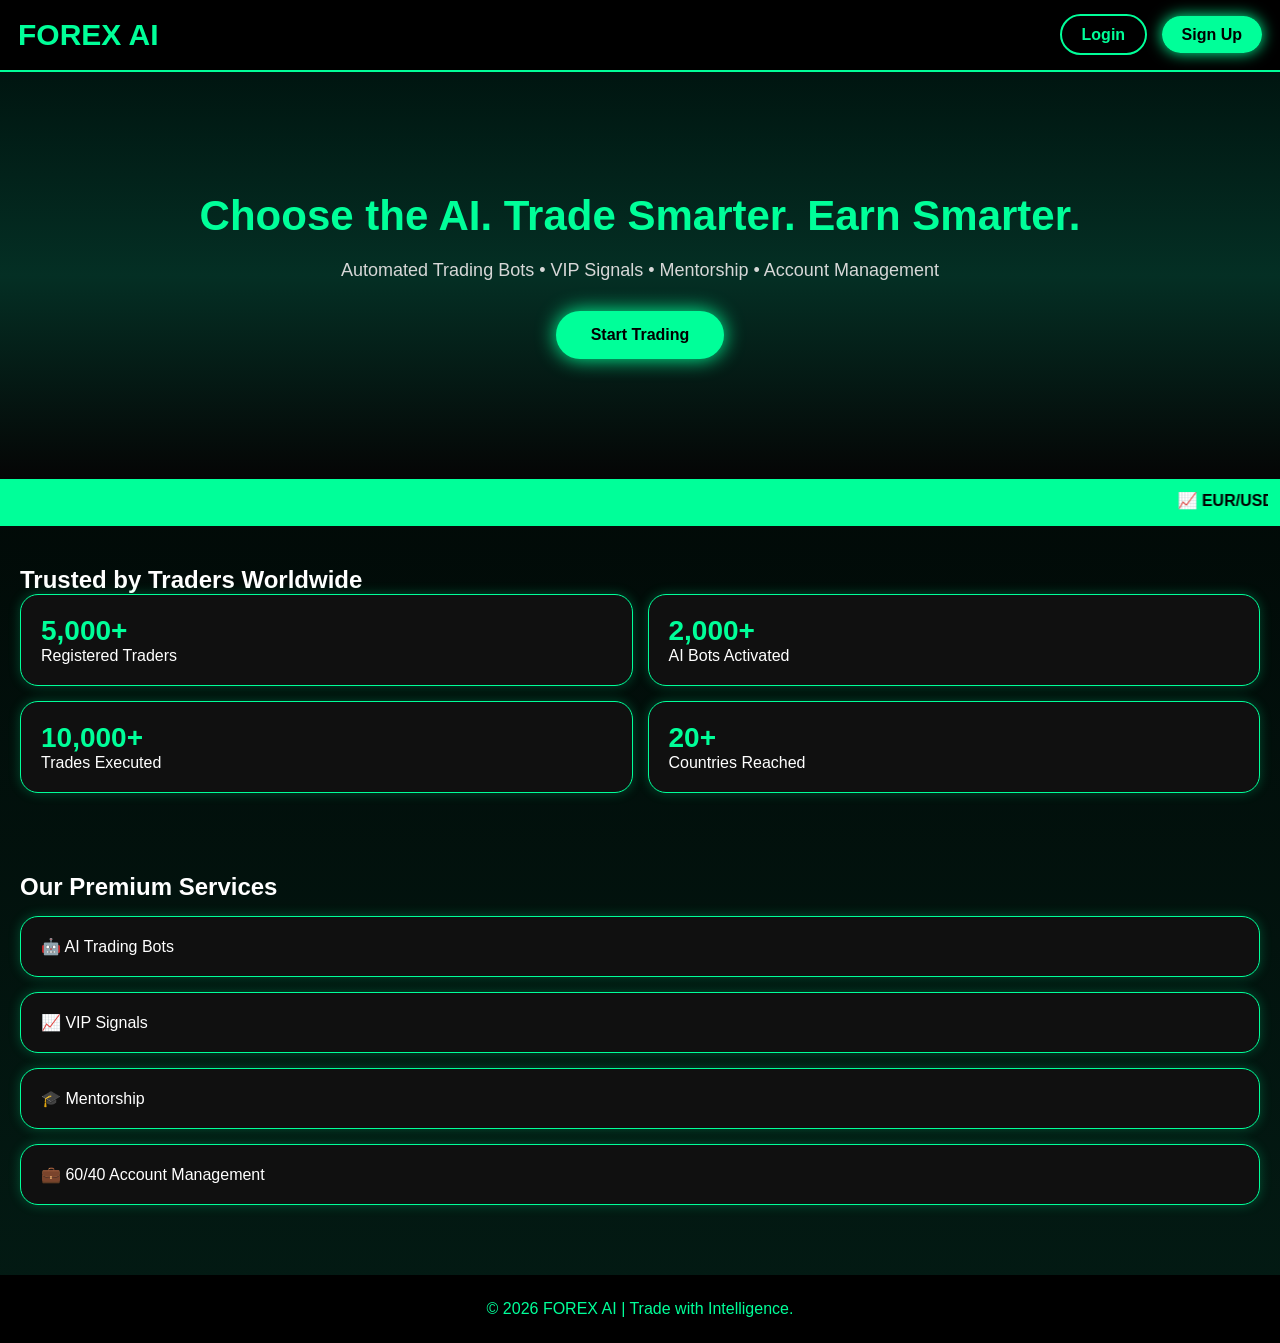
<file: index.html>
<!DOCTYPE html>
<html lang="en">
<head>
  <meta charset="UTF-8">
  <meta name="viewport" content="width=device-width, initial-scale=1.0">
  <title>FOREX AI</title>
  <link rel="stylesheet" href="style.css">
</head>
<body>

<header class="navbar">
  <h1>FOREX AI</h1>

  <div class="nav-buttons">
    <a href="login.html" class="login-btn">Login</a>
    <a href="signup.html" class="signup-btn">Sign Up</a>
  </div>
</header>

<section class="hero">
  <h2>Choose the AI. Trade Smarter. Earn Smarter.</h2>
  <p>Automated Trading Bots • VIP Signals • Mentorship • Account Management</p>

  <a href="signup.html" class="start-btn">Start Trading</a>
</section>

<section class="ticker">
  <marquee behavior="scroll">
    📈 EUR/USD ▲ 1.1845 • XAU/USD ▲ 3524 • BTC/USD ▲ 118,200 • GBP/USD ▲ 1.3712
  </marquee>
</section>

<section class="trust-center">
  <h2>Trusted by Traders Worldwide</h2>

  <div class="stats">
    <div><h3>5,000+</h3><p>Registered Traders</p></div>
    <div><h3>2,000+</h3><p>AI Bots Activated</p></div>
    <div><h3>10,000+</h3><p>Trades Executed</p></div>
    <div><h3>20+</h3><p>Countries Reached</p></div>
  </div>
</section>

<section class="services">
  <h2>Our Premium Services</h2>

  <div class="service-card">🤖 AI Trading Bots</div>
  <div class="service-card">📈 VIP Signals</div>
  <div class="service-card">🎓 Mentorship</div>
  <div class="service-card">💼 60/40 Account Management</div>
</section>

<footer>
  <p>© 2026 FOREX AI | Trade with Intelligence.</p>
</footer>

<script src="script.js"></script>
</body>
</html>
</file>
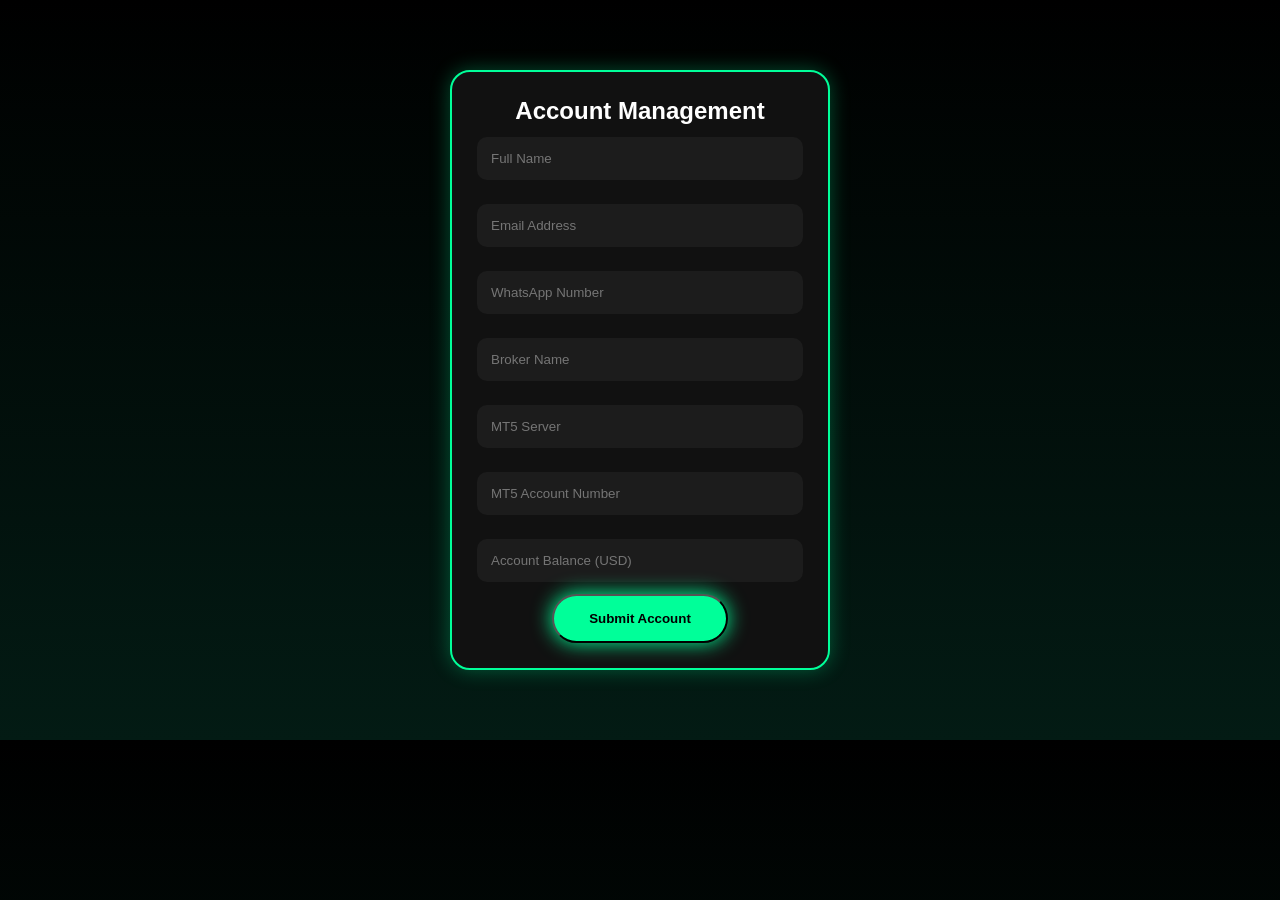
<file: account-management.html>
<!DOCTYPE html>
<html lang="en">
<head>
  <meta charset="UTF-8">
  <meta name="viewport" content="width=device-width, initial-scale=1.0">
  <title>Account Management</title>
  <link rel="stylesheet" href="style.css">
</head>
<body>

<div class="form-container">
  <h2>Account Management</h2>

  <input id="fullName" placeholder="Full Name">
  <input id="email" placeholder="Email Address">
  <input id="phone" placeholder="WhatsApp Number">
  <input id="broker" placeholder="Broker Name">
  <input id="server" placeholder="MT5 Server">
  <input id="mt5" placeholder="MT5 Account Number">
  <input id="balance" placeholder="Account Balance (USD)">

  <button class="start-btn" onclick="submitAccount()">Submit Account</button>
</div>

<script src="script.js"></script>
</body>
</html>
</file>
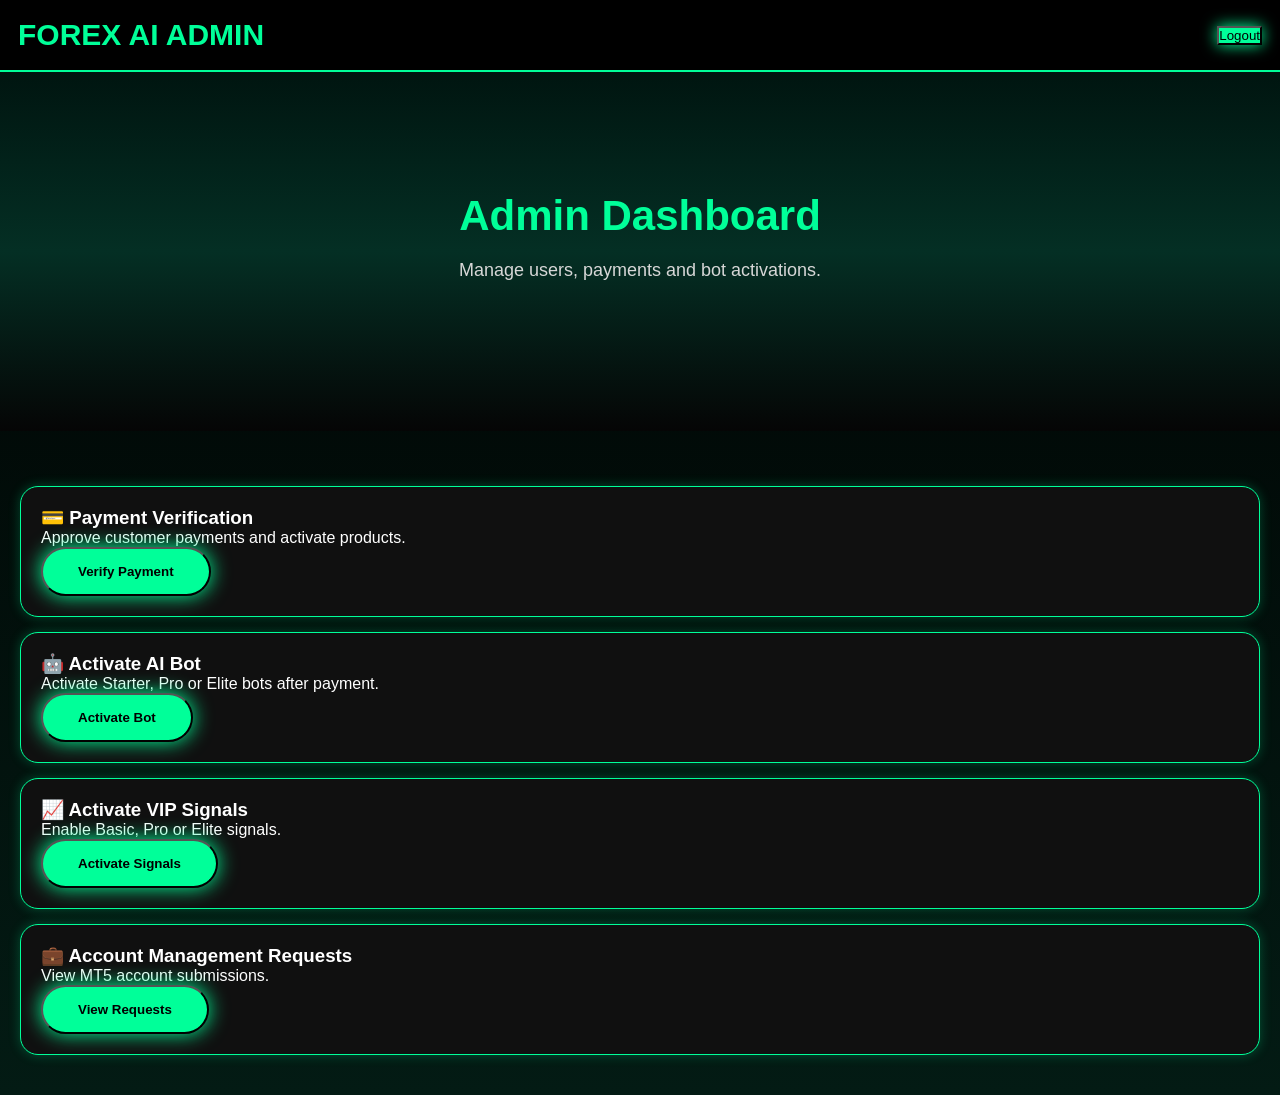
<file: admin.html>
<!DOCTYPE html>
<html lang="en">
<head>
  <meta charset="UTF-8">
  <meta name="viewport" content="width=device-width, initial-scale=1.0">
  <title>FOREX AI Admin</title>
  <link rel="stylesheet" href="style.css">
</head>
<body>

<header class="navbar">
  <h1>FOREX AI ADMIN</h1>
  <button onclick="logout()" class="signup-btn">Logout</button>
</header>

<section class="hero">
  <h2>Admin Dashboard</h2>
  <p>Manage users, payments and bot activations.</p>
</section>

<section class="services">
  <div class="service-card">
    <h3>💳 Payment Verification</h3>
    <p>Approve customer payments and activate products.</p>
    <button class="start-btn">Verify Payment</button>
  </div>

  <div class="service-card">
    <h3>🤖 Activate AI Bot</h3>
    <p>Activate Starter, Pro or Elite bots after payment.</p>
    <button class="start-btn">Activate Bot</button>
  </div>

  <div class="service-card">
    <h3>📈 Activate VIP Signals</h3>
    <p>Enable Basic, Pro or Elite signals.</p>
    <button class="start-btn">Activate Signals</button>
  </div>

  <div class="service-card">
    <h3>💼 Account Management Requests</h3>
    <p>View MT5 account submissions.</p>
    <button class="start-btn">View Requests</button>
  </div>
</section>

</body>
</html>
</file>
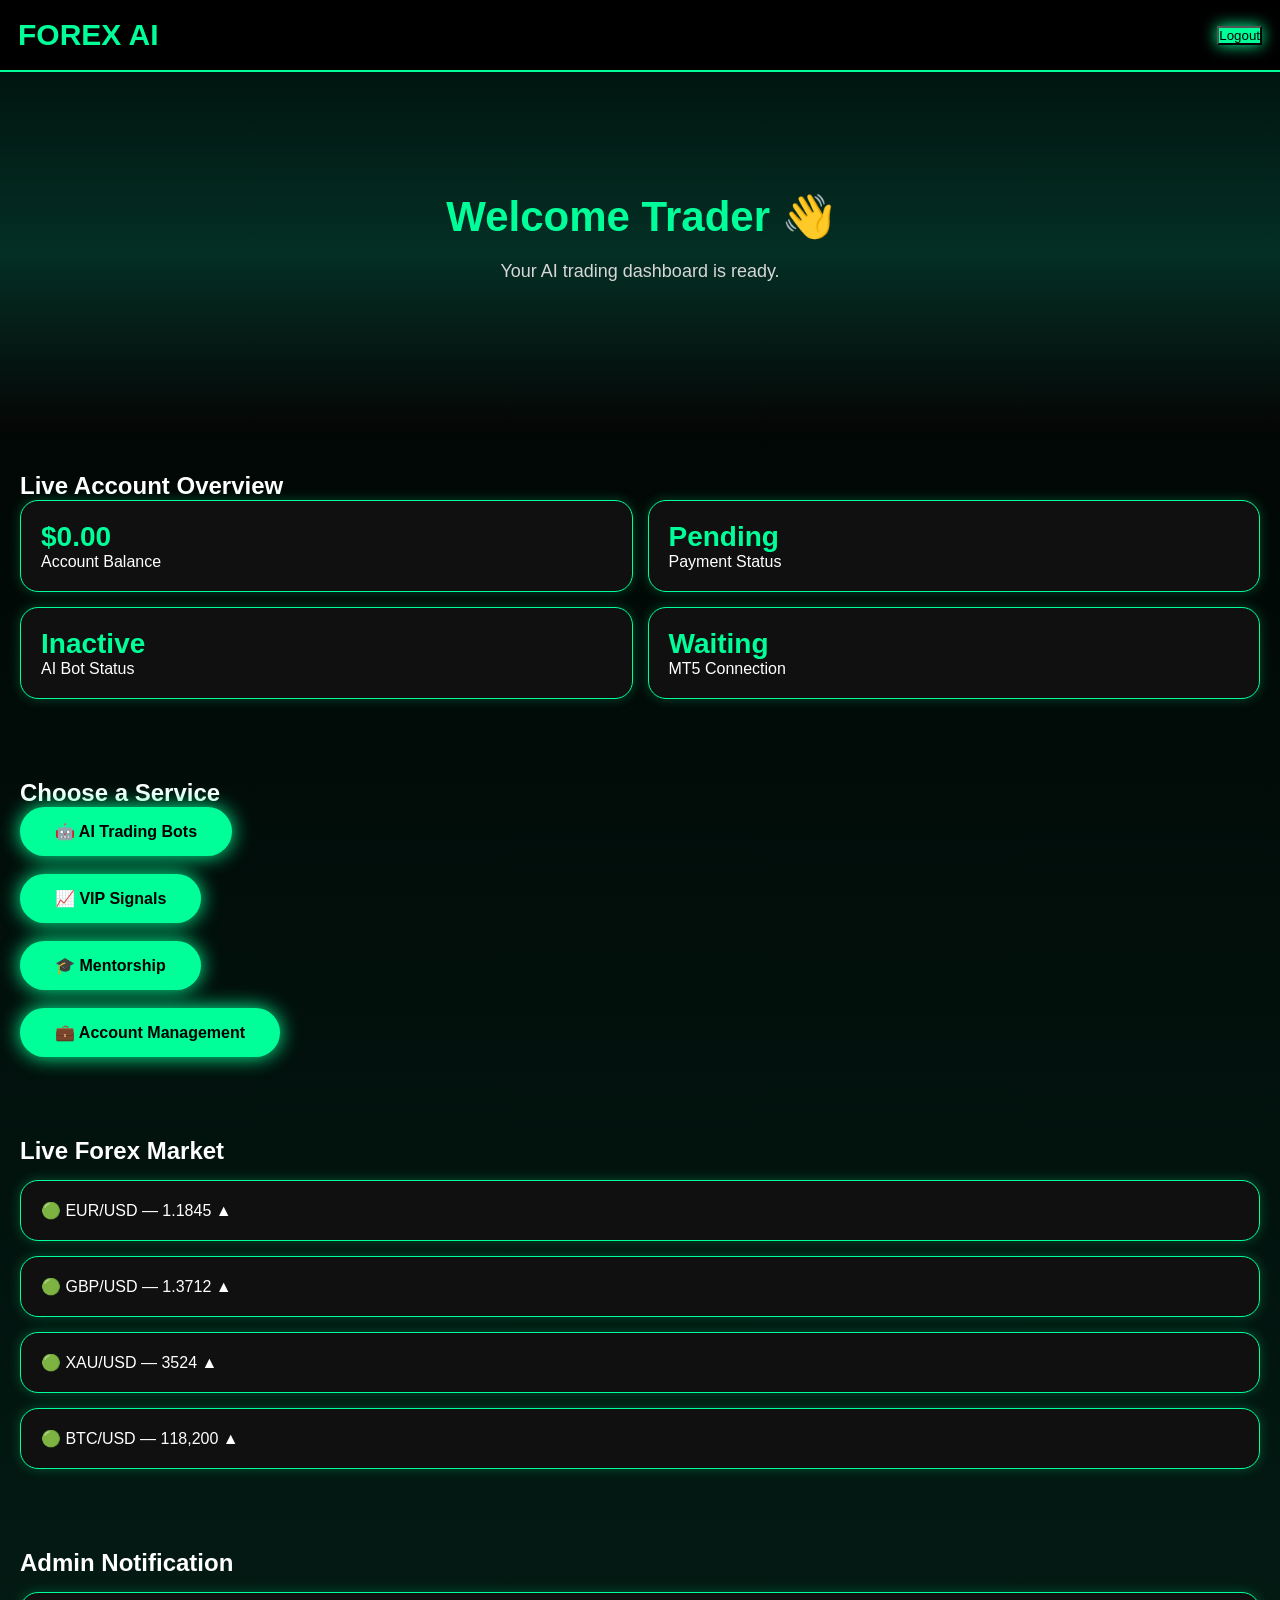
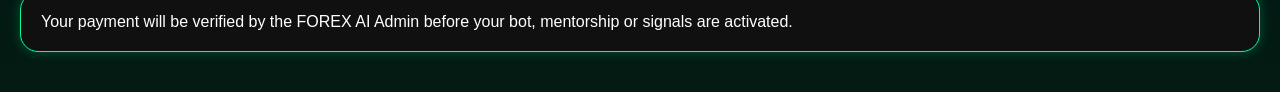
<file: dashboard.html>
<!DOCTYPE html>
<html lang="en">
<head>
  <meta charset="UTF-8">
  <meta name="viewport" content="width=device-width, initial-scale=1.0">
  <title>FOREX AI Dashboard</title>
  <link rel="stylesheet" href="style.css">
</head>
<body>

<header class="navbar">
  <h1>FOREX AI</h1>
  <button onclick="logout()" class="signup-btn">Logout</button>
</header>

<section class="hero">
  <h2 id="welcomeUser">Welcome Trader 👋</h2>
  <p>Your AI trading dashboard is ready.</p>
</section>

<section class="trust-center">
  <h2>Live Account Overview</h2>

  <div class="stats">
    <div>
      <h3>$0.00</h3>
      <p>Account Balance</p>
    </div>

    <div>
      <h3>Pending</h3>
      <p>Payment Status</p>
    </div>

    <div>
      <h3>Inactive</h3>
      <p>AI Bot Status</p>
    </div>

    <div>
      <h3>Waiting</h3>
      <p>MT5 Connection</p>
    </div>
  </div>
</section>

<section class="services">
  <h2>Choose a Service</h2>

  <a href="products.html" class="start-btn">🤖 AI Trading Bots</a><br><br>

  <a href="products.html#signals" class="start-btn">📈 VIP Signals</a><br><br>

  <a href="products.html#mentorship" class="start-btn">🎓 Mentorship</a><br><br>

  <a href="account-management.html" class="start-btn">💼 Account Management</a>
</section>

<section class="services">
  <h2>Live Forex Market</h2>

  <div class="service-card">🟢 EUR/USD — 1.1845 ▲</div>
  <div class="service-card">🟢 GBP/USD — 1.3712 ▲</div>
  <div class="service-card">🟢 XAU/USD — 3524 ▲</div>
  <div class="service-card">🟢 BTC/USD — 118,200 ▲</div>
</section>

<section class="services">
  <h2>Admin Notification</h2>

  <div class="service-card">
    Your payment will be verified by the FOREX AI Admin before your bot, mentorship or signals are activated.
  </div>
</section>

<script src="script.js"></script>
</body>
</html>
</file>
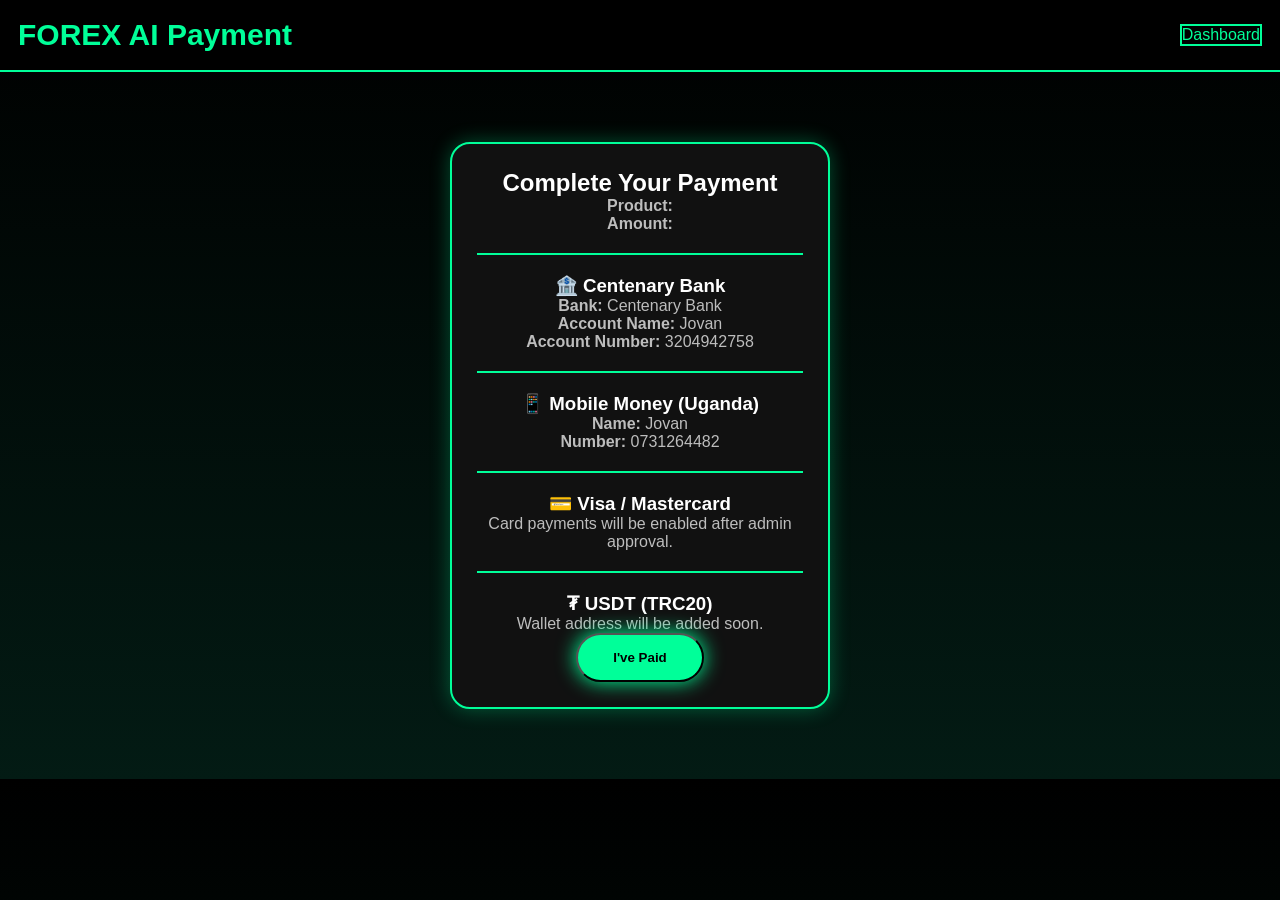
<file: payment.html>
<!DOCTYPE html>
<html lang="en">
<head>
<meta charset="UTF-8">
<meta name="viewport" content="width=device-width, initial-scale=1.0">
<title>FOREX AI Payment</title>
<link rel="stylesheet" href="style.css">
</head>
<body>

<header class="navbar">
<h1>FOREX AI Payment</h1>
<a href="dashboard.html" class="login-btn">Dashboard</a>
</header>

<div class="form-container">

<h2>Complete Your Payment</h2>

<p><strong>Product:</strong> <span id="productName">Loading...</span></p>
<p><strong>Amount:</strong> <span id="productPrice">Loading...</span></p>

<hr>

<h3>🏦 Centenary Bank</h3>
<p><b>Bank:</b> Centenary Bank</p>
<p><b>Account Name:</b> Jovan</p>
<p><b>Account Number:</b> 3204942758</p>

<hr>

<h3>📱 Mobile Money (Uganda)</h3>
<p><b>Name:</b> Jovan</p>
<p><b>Number:</b> 0731264482</p>

<hr>

<h3>💳 Visa / Mastercard</h3>
<p>Card payments will be enabled after admin approval.</p>

<hr>

<h3>₮ USDT (TRC20)</h3>
<p>Wallet address will be added soon.</p>

<button class="start-btn" onclick="paymentDone()">I've Paid</button>

</div>

<script src="script.js"></script>

<script>
document.getElementById("productName").innerHTML =
localStorage.getItem("selectedProduct");

document.getElementById("productPrice").innerHTML =
localStorage.getItem("selectedPrice");
</script>

</body>
</html>
</file>
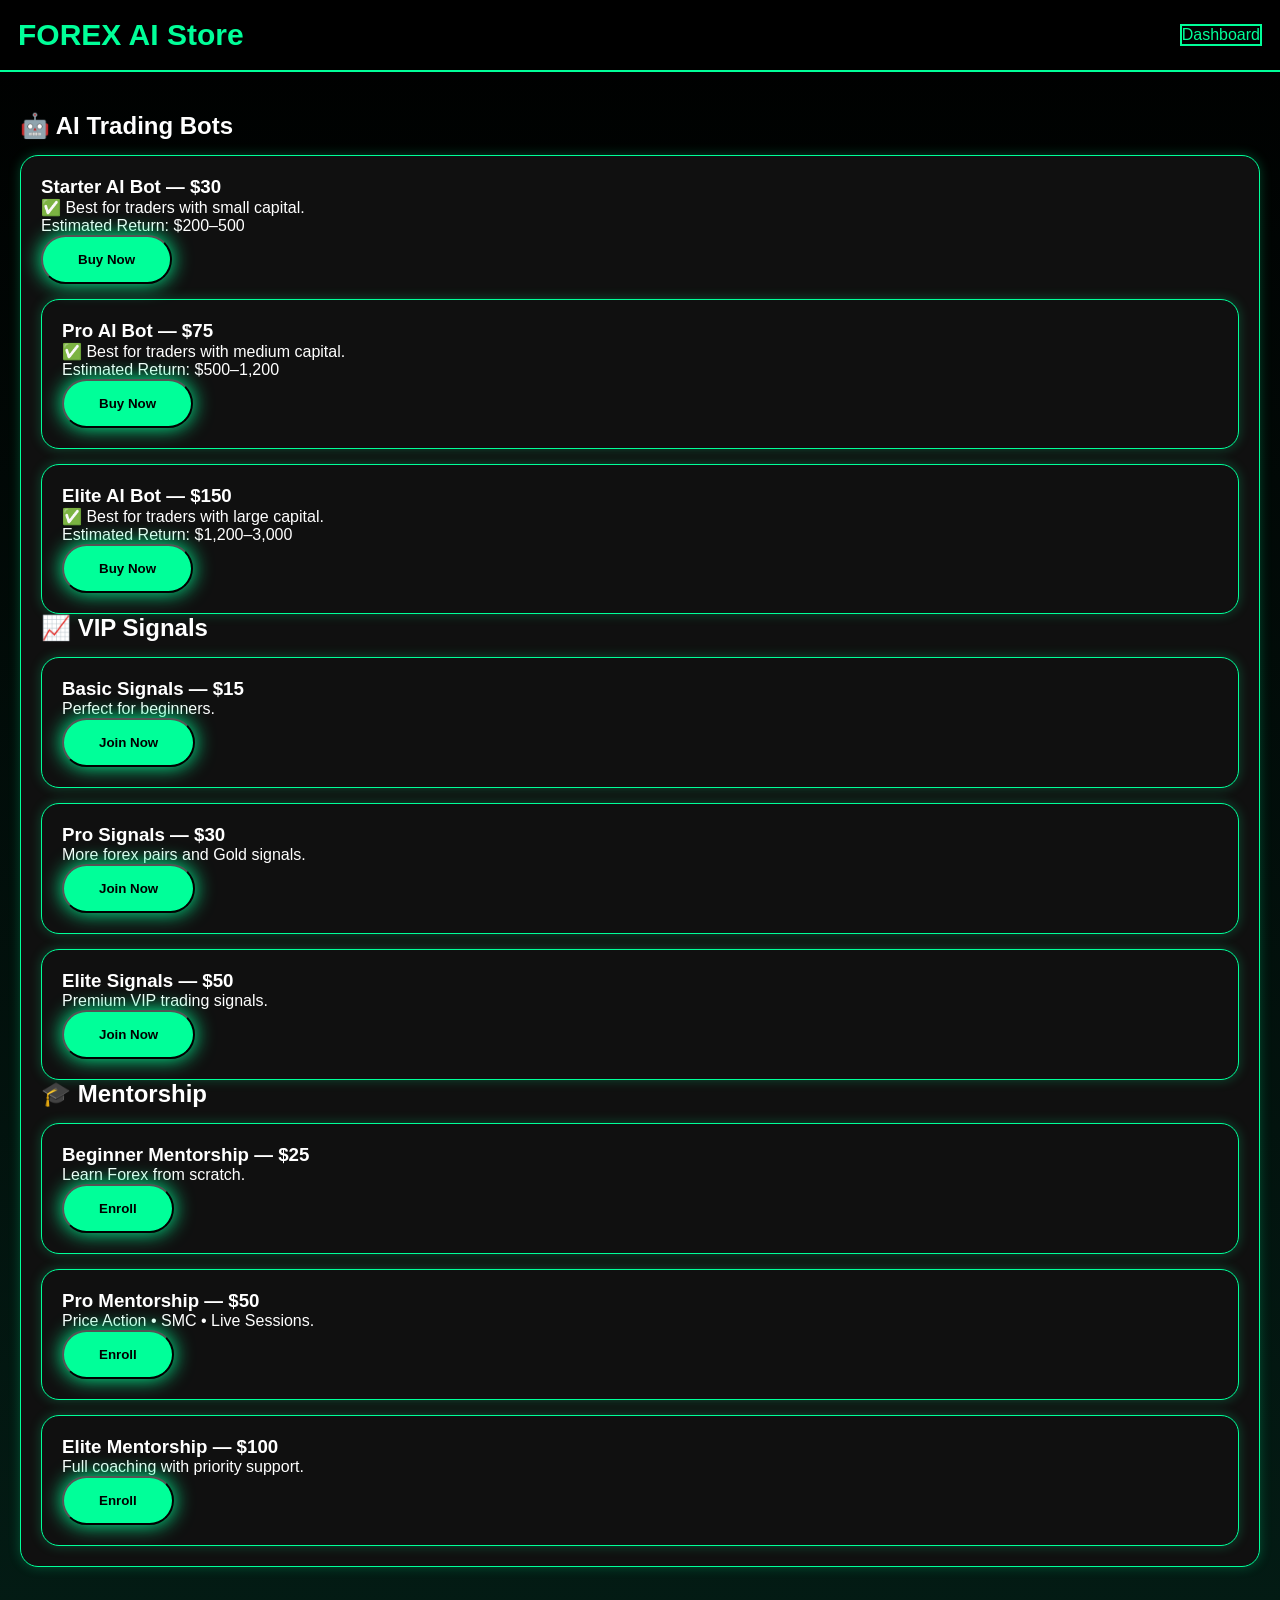
<file: products.html>
<!DOCTYPE html>
<html lang="en">
<head>
<meta charset="UTF-8">
<meta name="viewport" content="width=device-width, initial-scale=1.0">
<title>FOREX AI Products</title>
<link rel="stylesheet" href="style.css">
</head>
<body>

<header class="navbar">
<h1>FOREX AI Store</h1>
<a href="dashboard.html" class="login-btn">Dashboard</a>
</header>

<section class="services">
<h2>🤖 AI Trading Bots</h2>

<div class="service-card">
<h3>Starter AI Bot — $30</h3>
<p>✅ Best for traders with small capital.</p>
<p>Estimated Return: $200–500</p>
<button class="start-btn" onclick="buyProduct('Starter AI Bot','$30')">Buy Now</button>

<div class="service-card">
<h3>Pro AI Bot — $75</h3>
<p>✅ Best for traders with medium capital.</p>
<p>Estimated Return: $500–1,200</p>
<button class="start-btn" onclick="buyProduct('Pro AI Bot','$75')">Buy Now</button>
</div>

<div class="service-card">
<h3>Elite AI Bot — $150</h3>
<p>✅ Best for traders with large capital.</p>
<p>Estimated Return: $1,200–3,000</p>
<button class="start-btn" onclick="buyProduct('Elite AI Bot','$150')">Buy Now</button>
</div>

<h2>📈 VIP Signals</h2>

<div class="service-card">
<h3>Basic Signals — $15</h3>
<p>Perfect for beginners.</p>
<button class="start-btn" onclick="buyProduct('Basic Signals','$15')">Join Now</button>
</div>

<div class="service-card">
<h3>Pro Signals — $30</h3>
<p>More forex pairs and Gold signals.</p>
<button class="start-btn" onclick="buyProduct('Pro Signals','$30')">Join Now</button>
</div>

<div class="service-card">
<h3>Elite Signals — $50</h3>
<p>Premium VIP trading signals.</p>
<button class="start-btn" onclick="buyProduct('Elite Signals','$50')">Join Now</button>
</div>

<h2>🎓 Mentorship</h2>

<div class="service-card">
<h3>Beginner Mentorship — $25</h3>
<p>Learn Forex from scratch.</p>
<button class="start-btn" onclick="buyProduct('Beginner Mentorship','$25')">Enroll</button>
</div>

<div class="service-card">
<h3>Pro Mentorship — $50</h3>
<p>Price Action • SMC • Live Sessions.</p>
<button class="start-btn" onclick="buyProduct('Pro Mentorship','$50')">Enroll</button>
</div>

<div class="service-card">
<h3>Elite Mentorship — $100</h3>
<p>Full coaching with priority support.</p>
<button class="start-btn" onclick="buyProduct('Elite Mentorship','$100')">Enroll</button>
</div>

</section>

<script src="script.js"></script>
</body>
</html>
</file>
<file: style.css>
*{
margin:0;
padding:0;
box-sizing:border-box;
font-family:Arial,sans-serif;
}

body{
background:#050505;
color:white;
}

.navbar{
display:flex;
justify-content:space-between;
align-items:center;
padding:18px;
background:#000;
border-bottom:2px solid #00ff99;
position:sticky;
top:0;
}

.navbar h1{
color:#00ff99;
font-size:30px;
font-weight:bold;
}

.nav-buttons a{
text-decoration:none;
margin-left:10px;
padding:10px 20px;
border-radius:30px;
font-weight:bold;
}

.signup-btn{
background:#00ff99;
color:#000;
box-shadow:0 0 15px #00ff99;
}

.login-btn{
border:2px solid #00ff99;
color:#00ff99;
}

.hero{
padding:120px 20px;
text-align:center;
background:linear-gradient(180deg,#001510,#042f24,#050505);
}

.hero h2{
font-size:42px;
color:#00ff99;
margin-bottom:20px;
}

.hero p{
color:#d7d7d7;
font-size:18px;
margin-bottom:30px;
}

.start-btn{
display:inline-block;
padding:15px 35px;
background:#00ff99;
color:#000;
text-decoration:none;
border-radius:40px;
font-weight:bold;
box-shadow:0 0 20px #00ff99;
}

.ticker{
background:#00ff99;
color:#000;
padding:12px;
font-weight:bold;
}

.trust-center,.services{
padding:40px 20px;
}

.stats{
display:grid;
grid-template-columns:repeat(2,1fr);
gap:15px;
}

.stats div,.service-card{
background:#101010;
padding:20px;
border-radius:18px;
border:1px solid #00ff99;
box-shadow:0 0 12px rgba(0,255,153,.25);
}

.stats h3{
color:#00ff99;
font-size:28px;
}

.service-card{
margin-top:15px;
transition:.3s;
}

.service-card:hover{
transform:translateY(-5px);
box-shadow:0 0 20px #00ff99;
}

footer{
background:#000;
padding:25px;
text-align:center;
color:#00ff99;
margin-top:30px;
}

.form-container{
width:90%;
max-width:380px;
margin:70px auto;
background:#111;
padding:25px;
border-radius:20px;
border:2px solid #00ff99;
box-shadow:0 0 20px rgba(0,255,153,.3);
text-align:center;
}

.form-container input{
width:100%;
padding:14px;
margin:12px 0;
border:none;
border-radius:10px;
background:#1c1c1c;
color:white;
}
hr{
  border:1px solid #00ff99;
  margin:20px 0;
}
.password-box{
display:flex;
align-items:center;
background:#1c1c1c;
border-radius:10px;
margin:12px 0;
}

.password-box input{
flex:1;
margin:0;
border:none;
background:transparent;
}

.password-box button{
background:none;
border:none;
color:#00ff99;
font-size:20px;
padding:10px;
}
select{
  width:100%;
  padding:14px;
  margin:12px 0;
  border-radius:12px;
  background:#111;
  color:white;
  border:1px solid #00ff99;
}

.form-container p{
  color:#bdbdbd;
  text-align:center;
}
body{
  background: linear-gradient(180deg,#000000,#031b14);
  color:white;
  font-family:Arial,sans-serif;
}

.form-container{
  backdrop-filter: blur(12px);
}

.start-btn:hover{
  background:#00cc7a;
  box-shadow:0 0 20px #00ff99;
  transform:scale(1.02);
  transition:0.3s;
}

a{
  color:#00ff99;
  text-decoration:none;
}
</file>
